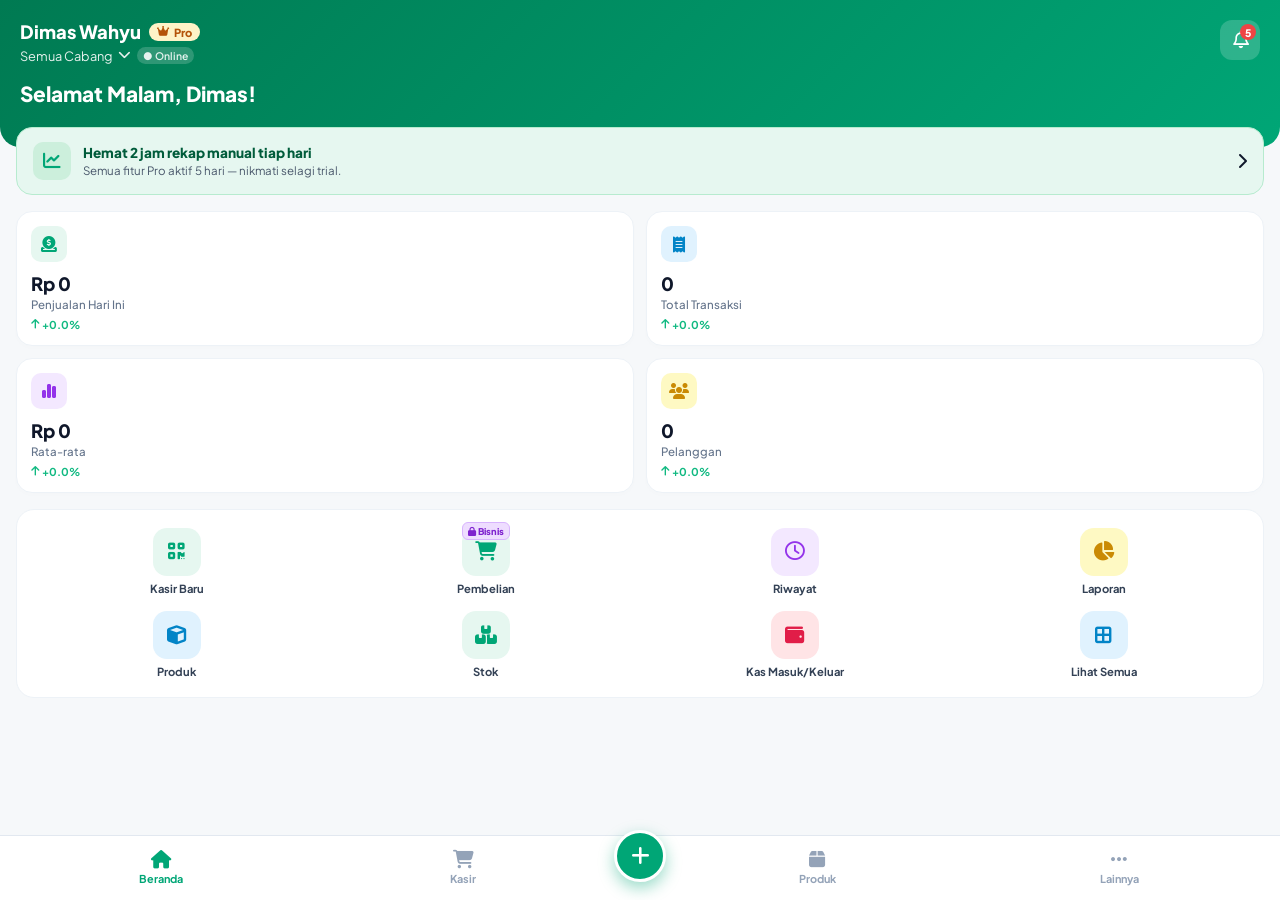
<file: index.html>
<!DOCTYPE html>
<html lang="id">
<head>
  <meta charset="UTF-8">
  <meta name="viewport" content="width=device-width, initial-scale=1.0">
  <title>POS Enterprise Dashboard & Settings</title>
  <link href="https://fonts.googleapis.com/css2?family=Plus+Jakarta+Sans:wght@400;500;600;700;800&display=swap" rel="stylesheet">
  <link rel="stylesheet" href="https://cdnjs.cloudflare.com/ajax/libs/font-awesome/6.4.0/css/all.min.css">
  <style>
    :root {
      --primary-green: #00a676;
      --header-bg: linear-gradient(135deg, #007a52 0%, #00a676 100%);
      --bg-app: #f6f8fa;
      --surface: #ffffff;
      --border: #edf2f7;
      --text-main: #0f172a;
      --text-sub: #64748b;
      --accent-orange: #f59e0b;
      --danger-red: #ef4444;
    }

    * { margin: 0; padding: 0; box-sizing: border-box; font-family: 'Plus Jakarta Sans', sans-serif; }
    body { background-color: var(--bg-app); color: var(--text-main); min-height: 100vh; padding-bottom: 90px; }

    /* VIEW MANAGEMENT */
    .app-view { display: none; }
    .app-view.active { display: block; }

    /* HEADER AREA */
    .header-bg {
      background: var(--header-bg);
      color: white;
      padding: 20px 20px 40px 20px;
      border-bottom-left-radius: 20px;
      border-bottom-right-radius: 20px;
    }
    .top-bar { display: flex; justify-content: space-between; align-items: flex-start; margin-bottom: 16px; }
    .user-profile { display: flex; flex-direction: column; gap: 4px; }
    .name-row { display: flex; align-items: center; gap: 8px; }
    .user-name { font-size: 1.15rem; font-weight: 800; }
    .badge-pro {
      background: #fef3c7; color: #b45309; font-size: 0.7rem; font-weight: 800;
      padding: 2px 8px; border-radius: 12px; display: flex; align-items: center; gap: 4px;
    }
    .sub-info { font-size: 0.8rem; opacity: 0.9; display: flex; align-items: center; gap: 6px; }
    .badge-online {
      background: rgba(255,255,255,0.2); color: white; font-size: 0.65rem;
      padding: 2px 6px; border-radius: 10px; font-weight: 600;
    }

    .notif-btn {
      width: 40px; height: 40px; background: rgba(255, 255, 255, 0.18);
      border-radius: 12px; display: flex; align-items: center; justify-content: center;
      position: relative; font-size: 1.1rem; cursor: pointer;
    }
    .notif-badge {
      position: absolute; top: 4px; right: 4px; background: #ef4444; color: white;
      font-size: 0.65rem; font-weight: 800; width: 16px; height: 16px;
      border-radius: 50%; display: flex; align-items: center; justify-content: center;
    }

    .greeting { font-size: 1.3rem; font-weight: 800; margin-top: 6px; }

    /* CONTAINER WRAPPER */
    .container { padding: 0 16px; margin-top: -20px; }

    /* BANNER */
    .trial-banner {
      background: #e6f7f0; border: 1px solid #b7ebcf; border-radius: 16px;
      padding: 14px 16px; display: flex; align-items: center; gap: 12px; margin-bottom: 16px;
    }
    .banner-icon {
      width: 38px; height: 38px; background: #ccefdc; color: var(--primary-green);
      border-radius: 10px; display: flex; align-items: center; justify-content: center; font-size: 1.1rem; flex-shrink: 0;
    }
    .banner-text { flex: 1; }
    .banner-text h4 { font-size: 0.85rem; font-weight: 800; color: #005c3b; margin-bottom: 2px; }
    .banner-text p { font-size: 0.72rem; color: #475569; }

    /* STATS GRID 2x2 */
    .stats-grid { display: grid; grid-template-columns: 1fr 1fr; gap: 12px; margin-bottom: 16px; }
    .stat-card {
      background: var(--surface); border-radius: 16px; padding: 14px;
      border: 1px solid var(--border); box-shadow: 0 2px 6px rgba(0,0,0,0.01);
    }
    .stat-icon {
      width: 36px; height: 36px; border-radius: 10px; display: flex;
      align-items: center; justify-content: center; font-size: 1rem; margin-bottom: 10px;
    }
    .bg-green { background: #e6f7f0; color: #00a676; }
    .bg-blue { background: #e0f2fe; color: #0284c7; }
    .bg-purple { background: #f3e8ff; color: #9333ea; }
    .bg-yellow { background: #fef9c3; color: #ca8a04; }
    .bg-pink { background: #ffe4e6; color: #e11d48; }

    .stat-value { font-size: 1.15rem; font-weight: 800; color: var(--text-main); margin-bottom: 2px; }
    .stat-label { font-size: 0.72rem; color: var(--text-sub); font-weight: 500; margin-bottom: 6px; }
    .stat-change { font-size: 0.68rem; font-weight: 700; color: #10b981; display: flex; align-items: center; gap: 3px; }

    /* MENU GRID 4 COLUMN */
    .menu-grid {
      display: grid; grid-template-columns: repeat(4, 1fr); gap: 16px 10px;
      background: var(--surface); padding: 18px 10px; border-radius: 18px;
      border: 1px solid var(--border);
    }
    .menu-item { display: flex; flex-direction: column; align-items: center; text-align: center; gap: 6px; cursor: pointer; position: relative; }
    .menu-icon {
      width: 48px; height: 48px; border-radius: 14px; display: flex;
      align-items: center; justify-content: center; font-size: 1.2rem;
    }
    .menu-label { font-size: 0.7rem; font-weight: 700; color: #334155; line-height: 1.2; }
    .badge-lock {
      position: absolute; top: -6px; background: #eeddff; color: #7e22ce;
      font-size: 0.58rem; font-weight: 800; padding: 2px 5px; border-radius: 6px; border: 1px solid #d8b4fe;
    }

    /* PENGATURAN / LAINNYA STYLES */
    .settings-header {
      background: var(--header-bg); color: white; padding: 24px 20px 20px 20px;
    }
    .settings-title { font-size: 1.3rem; font-weight: 800; margin-bottom: 4px; }
    .settings-sub { font-size: 0.8rem; opacity: 0.9; cursor: pointer; }

    .settings-body { padding: 16px; }

    /* PRO PROMO CARD */
    .card-pro-alert {
      background: #ffffff; border: 1px solid #fef3c7; border-radius: 16px; padding: 14px; margin-bottom: 16px;
      box-shadow: 0 2px 8px rgba(245, 158, 11, 0.05);
    }
    .pro-alert-top { display: flex; align-items: center; gap: 10px; margin-bottom: 12px; }
    .pro-alert-icon { width: 36px; height: 36px; background: #fef3c7; color: #d97706; border-radius: 10px; display: flex; align-items: center; justify-content: center; font-size: 1rem; }
    .pro-alert-title { font-size: 0.8rem; font-weight: 700; color: #475569; }
    .pro-alert-title span { background: #fef3c7; color: #b45309; padding: 1px 6px; border-radius: 6px; font-size: 0.65rem; font-weight: 800; }
    .pro-alert-sub { font-size: 0.72rem; color: #64748b; margin-top: 2px; }
    .btn-renew {
      width: 100%; background: #f59e0b; color: white; border: none; padding: 10px; border-radius: 10px;
      font-weight: 700; font-size: 0.8rem; cursor: pointer; display: flex; align-items: center; justify-content: center; gap: 6px;
    }

    /* SEARCH SETTINGS */
    .settings-search {
      background: #f1f5f9; border-radius: 12px; padding: 10px 14px; display: flex; align-items: center; gap: 10px; margin-bottom: 20px;
    }
    .settings-search input { border: none; background: transparent; outline: none; width: 100%; font-size: 0.82rem; }

    /* SECTION GROUP */
    .section-group { margin-bottom: 20px; }
    .section-title { font-size: 0.68rem; font-weight: 800; color: #94a3b8; letter-spacing: 0.5px; text-transform: uppercase; margin-bottom: 8px; padding-left: 4px; }
    
    .list-box { background: white; border-radius: 16px; border: 1px solid var(--border); overflow: hidden; }
    .list-item {
      display: flex; align-items: center; justify-content: space-between; padding: 12px 14px;
      border-bottom: 1px solid #f8fafc; cursor: pointer; transition: background 0.2s;
    }
    .list-item:hover { background: #f1f5f9; }
    .list-item:last-child { border-bottom: none; }
    .list-left { display: flex; align-items: center; gap: 12px; }
    .list-icon { width: 36px; height: 36px; border-radius: 10px; display: flex; align-items: center; justify-content: center; font-size: 1rem; flex-shrink: 0; }
    .list-text-main { font-size: 0.82rem; font-weight: 700; color: var(--text-main); }
    .list-text-sub { font-size: 0.7rem; color: var(--text-sub); margin-top: 1px; }
    .list-right { display: flex; align-items: center; gap: 8px; color: #cbd5e1; font-size: 0.8rem; }

    /* TOGGLE SWITCH */
    .switch { position: relative; display: inline-block; width: 44px; height: 24px; }
    .switch input { opacity: 0; width: 0; height: 0; }
    .slider {
      position: absolute; cursor: pointer; top: 0; left: 0; right: 0; bottom: 0;
      background-color: #cbd5e1; transition: .3s; border-radius: 24px;
    }
    .slider:before {
      position: absolute; content: ""; height: 18px; width: 18px; left: 3px; bottom: 3px;
      background-color: white; transition: .3s; border-radius: 50%;
    }
    input:checked + .slider { background-color: var(--primary-green); }
    input:checked + .slider:before { transform: translateX(20px); }

    /* FOOTER LAINNYA */
    .app-info { text-align: center; margin: 20px 0 10px 0; }
    .app-version { font-size: 0.72rem; color: #94a3b8; font-weight: 600; }
    .app-link { font-size: 0.72rem; color: var(--primary-green); font-weight: 700; text-decoration: none; display: inline-block; margin-top: 2px; }
    .btn-logout {
      width: 100%; border: 1px solid #fca5a5; background: #fff5f5; color: #ef4444; padding: 12px;
      border-radius: 12px; font-weight: 700; font-size: 0.85rem; cursor: pointer; display: flex; align-items: center; justify-content: center; gap: 8px; margin-bottom: 12px;
    }
    .sync-banner {
      background: #e0f2fe; color: #0284c7; padding: 8px 12px; border-radius: 10px; font-size: 0.72rem; font-weight: 600; display: flex; align-items: center; gap: 8px;
    }

    /* POS KASIR VIEW */
    .pos-layout { padding: 16px; }
    .search-bar { background: var(--surface); border: 1px solid var(--border); border-radius: 12px; padding: 12px; display: flex; gap: 10px; margin-bottom: 12px; }
    .search-bar input { border: none; outline: none; width: 100%; }
    .cat-wrapper { display: flex; gap: 8px; overflow-x: auto; padding-bottom: 8px; margin-bottom: 12px; }
    .cat-btn { padding: 8px 16px; border-radius: 20px; border: 1px solid var(--border); background: white; white-space: nowrap; font-size: 0.8rem; font-weight: 700; cursor: pointer; }
    .cat-btn.active { background: var(--primary-green); color: white; border-color: var(--primary-green); }
    .grid-products { display: grid; grid-template-columns: 1fr 1fr; gap: 12px; margin-bottom: 20px; }
    .card-product { background: white; border-radius: 14px; border: 1px solid var(--border); padding: 12px; cursor: pointer; }
    .cart-box { background: white; border-radius: 16px; border: 1px solid var(--border); padding: 16px; }
    .btn-action { width: 100%; padding: 12px; background: var(--primary-green); color: white; border: none; border-radius: 10px; font-weight: 800; cursor: pointer; margin-top: 10px; }

    /* BOTTOM NAV BAR */
    .bottom-nav {
      position: fixed; bottom: 0; left: 0; right: 0; background: var(--surface);
      border-top: 1px solid #e2e8f0; display: flex; justify-content: space-around;
      align-items: center; height: 65px; padding: 0 10px; z-index: 100;
    }
    .nav-item {
      display: flex; flex-direction: column; align-items: center; gap: 3px;
      color: #94a3b8; text-decoration: none; font-size: 0.68rem; font-weight: 700; flex: 1; cursor: pointer;
    }
    .nav-item i { font-size: 1.15rem; }
    .nav-item.active { color: var(--primary-green); }

    .nav-fab {
      width: 52px; height: 52px; background: var(--primary-green); color: white;
      border-radius: 50%; display: flex; align-items: center; justify-content: center;
      font-size: 1.3rem; margin-top: -25px; box-shadow: 0 6px 16px rgba(0, 166, 118, 0.4);
      border: 3px solid white; cursor: pointer;
    }

    @media print {
      body * { visibility: hidden; }
      .cart-box, .cart-box * { visibility: visible; }
      .cart-box { position: absolute; left: 0; top: 0; width: 100%; }
    }
  </style>
</head>
<body>

  <!-- VIEW 1: BERANDA -->
  <div id="view-beranda" class="app-view active">
    <div class="header-bg">
      <div class="top-bar">
        <div class="user-profile">
          <div class="name-row">
            <span class="user-name">Dimas Wahyu</span>
            <span class="badge-pro"><i class="fa-solid fa-crown"></i> Pro</span>
          </div>
          <div class="sub-info">
            Semua Cabang <i class="fa-solid fa-chevron-down"></i>
            <span class="badge-online">● Online</span>
          </div>
        </div>
        <div class="notif-btn" onclick="alert('Tidak ada notifikasi baru')">
          <i class="fa-regular fa-bell"></i>
          <span class="notif-badge">5</span>
        </div>
      </div>
      <div class="greeting">Selamat Malam, Dimas!</div>
    </div>

    <div class="container">
      <div class="trial-banner">
        <div class="banner-icon"><i class="fa-solid fa-chart-line"></i></div>
        <div class="banner-text">
          <h4>Hemat 2 jam rekap manual tiap hari</h4>
          <p>Semua fitur Pro aktif 5 hari — nikmati selagi trial.</p>
        </div>
        <i class="fa-solid fa-chevron-right"></i>
      </div>

      <div class="stats-grid">
        <div class="stat-card">
          <div class="stat-icon bg-green"><i class="fa-solid fa-circle-dollar-to-slot"></i></div>
          <div class="stat-value" id="dash-omset">Rp 0</div>
          <div class="stat-label">Penjualan Hari Ini</div>
          <div class="stat-change"><i class="fa-solid fa-arrow-up"></i> +0.0%</div>
        </div>
        <div class="stat-card">
          <div class="stat-icon bg-blue"><i class="fa-solid fa-receipt"></i></div>
          <div class="stat-value" id="dash-trx">0</div>
          <div class="stat-label">Total Transaksi</div>
          <div class="stat-change"><i class="fa-solid fa-arrow-up"></i> +0.0%</div>
        </div>
        <div class="stat-card">
          <div class="stat-icon bg-purple"><i class="fa-solid fa-chart-simple"></i></div>
          <div class="stat-value">Rp 0</div>
          <div class="stat-label">Rata-rata</div>
          <div class="stat-change"><i class="fa-solid fa-arrow-up"></i> +0.0%</div>
        </div>
        <div class="stat-card">
          <div class="stat-icon bg-yellow"><i class="fa-solid fa-users"></i></div>
          <div class="stat-value">0</div>
          <div class="stat-label">Pelanggan</div>
          <div class="stat-change"><i class="fa-solid fa-arrow-up"></i> +0.0%</div>
        </div>
      </div>

      <div class="menu-grid">
        <div class="menu-item" onclick="switchView('kasir')">
          <div class="menu-icon bg-green"><i class="fa-solid fa-qrcode"></i></div>
          <span class="menu-label">Kasir Baru</span>
        </div>
        <div class="menu-item" onclick="openSettingModal('Pembelian Stok')">
          <span class="badge-lock"><i class="fa-solid fa-lock"></i> Bisnis</span>
          <div class="menu-icon bg-green"><i class="fa-solid fa-cart-shopping"></i></div>
          <span class="menu-label">Pembelian</span>
        </div>
        <div class="menu-item" onclick="openSettingModal('Riwayat Transaksi')">
          <div class="menu-icon bg-purple"><i class="fa-regular fa-clock"></i></div>
          <span class="menu-label">Riwayat</span>
        </div>
        <div class="menu-item" onclick="openSettingModal('Laporan Keuangan')">
          <div class="menu-icon bg-yellow"><i class="fa-solid fa-chart-pie"></i></div>
          <span class="menu-label">Laporan</span>
        </div>
        <div class="menu-item" onclick="switchView('produk')">
          <div class="menu-icon bg-blue"><i class="fa-solid fa-cube"></i></div>
          <span class="menu-label">Produk</span>
        </div>
        <div class="menu-item" onclick="switchView('produk')">
          <div class="menu-icon bg-green"><i class="fa-solid fa-boxes-stacked"></i></div>
          <span class="menu-label">Stok</span>
        </div>
        <div class="menu-item" onclick="openSettingModal('Kas Masuk / Keluar')">
          <div class="menu-icon bg-pink"><i class="fa-solid fa-wallet"></i></div>
          <span class="menu-label">Kas Masuk/Keluar</span>
        </div>
        <div class="menu-item" onclick="switchView('lainnya')">
          <div class="menu-icon bg-blue"><i class="fa-solid fa-border-all"></i></div>
          <span class="menu-label">Lihat Semua</span>
        </div>
      </div>
    </div>
  </div>

  <!-- VIEW 2: KASIR -->
  <div id="view-kasir" class="app-view pos-layout">
    <div style="font-weight:800; font-size:1.2rem; margin-bottom:12px;">POS Kasir</div>
    <div class="search-bar">
      <i class="fa-solid fa-magnifying-glass" style="color: #94a3b8;"></i>
      <input type="text" placeholder="Cari nama produk...">
    </div>

    <div class="cat-wrapper">
      <button class="cat-btn active">Semua Menu</button>
      <button class="cat-btn">Makanan</button>
      <button class="cat-btn">Minuman</button>
      <button class="cat-btn">Cemilan</button>
    </div>

    <div class="grid-products">
      <div class="card-product" onclick="addToCart('Kopi Susu Aren Pro', 18000)">
        <div style="font-weight:700; font-size:0.85rem;">Kopi Susu Aren Pro</div>
        <div style="color:var(--text-sub); font-size:0.72rem;">Minuman</div>
        <div style="color:var(--primary-green); font-weight:800; margin-top:6px; font-size:0.85rem;">Rp 18.000</div>
      </div>
      <div class="card-product" onclick="addToCart('Nasi Goreng Spesial', 25000)">
        <div style="font-weight:700; font-size:0.85rem;">Nasi Goreng Spesial</div>
        <div style="color:var(--text-sub); font-size:0.72rem;">Makanan</div>
        <div style="color:var(--primary-green); font-weight:800; margin-top:6px; font-size:0.85rem;">Rp 25.000</div>
      </div>
    </div>

    <div class="cart-box">
      <div style="font-weight:800; margin-bottom:10px; display:flex; justify-content:space-between;">
        <span>Keranjang</span>
        <span onclick="clearCart()" style="color:#ef4444; font-size:0.8rem; cursor:pointer;">Reset</span>
      </div>
      <div id="cart-items" style="font-size:0.82rem; color:var(--text-sub); margin-bottom:10px;">Keranjang kosong</div>
      <hr style="border:none; border-top:1px dashed var(--border); margin:10px 0;">
      <div style="display:flex; justify-content:space-between; font-weight:800; font-size:0.95rem;">
        <span>Total Bayar</span>
        <span id="cart-total">Rp 0</span>
      </div>
      <button class="btn-action" onclick="checkout()">Proses Transaksi & Cetak</button>
    </div>
  </div>

  <!-- VIEW 3: PRODUK -->
  <div id="view-produk" class="app-view" style="padding:20px;">
    <div style="font-weight:800; font-size:1.2rem; margin-bottom:15px;">Daftar Produk & Stok</div>
    <div style="background:white; border-radius:14px; padding:15px; border:1px solid var(--border);">
      <div style="display:flex; justify-content:space-between; margin-bottom:12px; font-weight:700; font-size:0.85rem;">
        <span>Kopi Susu Aren Pro</span>
        <span style="color:var(--primary-green);">Stok: 50</span>
      </div>
      <div style="display:flex; justify-content:space-between; font-weight:700; font-size:0.85rem;">
        <span>Nasi Goreng Spesial</span>
        <span style="color:var(--primary-green);">Stok: 30</span>
      </div>
    </div>
  </div>

  <!-- VIEW 4: LAINNYA / PENGATURAN EKSAL -->
  <div id="view-lainnya" class="app-view">
    <div class="settings-header">
      <div class="settings-title">Pengaturan</div>
      <div class="settings-sub" onclick="openSettingModal('Pilih Cabang Toko')">Semua Cabang <i class="fa-solid fa-chevron-down"></i></div>
    </div>

    <div class="settings-body">

      <!-- PRO CARD ALERT -->
      <div class="card-pro-alert">
        <div class="pro-alert-top">
          <div class="pro-alert-icon"><i class="fa-solid fa-crown"></i></div>
          <div>
            <div class="pro-alert-title">Paket Pro <span>Segera berakhir</span></div>
            <div class="pro-alert-sub">Berakhir dalam 4 hari • 21 Agu 2026</div>
          </div>
        </div>
        <button class="btn-renew" onclick="openSettingModal('Perpanjang Langganan Pro')">
          <i class="fa-solid fa-rotate"></i> Perpanjang Langganan
        </button>
      </div>

      <!-- SEARCH BAR -->
      <div class="settings-search">
        <i class="fa-solid fa-magnifying-glass" style="color: #94a3b8;"></i>
        <input type="text" id="setting-search-input" placeholder="Cari menu pengaturan..." onkeyup="filterSettings()">
      </div>

      <!-- SEKSI: TOKO -->
      <div class="section-group">
        <div class="section-title">TOKO</div>
        <div class="list-box" id="section-toko">
          <div class="list-item" onclick="openSettingModal('Profil Toko')">
            <div class="list-left">
              <div class="list-icon bg-blue"><i class="fa-solid fa-store"></i></div>
              <div>
                <div class="list-text-main">Profil Toko</div>
                <div class="list-text-sub">Nama, alamat, logo</div>
              </div>
            </div>
            <div class="list-right"><i class="fa-solid fa-chevron-right"></i></div>
          </div>
          <div class="list-item" onclick="openSettingModal('Langganan')">
            <div class="list-left">
              <div class="list-icon bg-yellow"><i class="fa-solid fa-crown"></i></div>
              <div>
                <div class="list-text-main">Langganan</div>
                <div class="list-text-sub">Paket saat ini: Pro</div>
              </div>
            </div>
            <div class="list-right"><i class="fa-solid fa-chevron-right"></i></div>
          </div>
          <div class="list-item" onclick="openSettingModal('Ajak Teman')">
            <div class="list-left">
              <div class="list-icon bg-pink"><i class="fa-solid fa-gift"></i></div>
              <div>
                <div class="list-text-main">Ajak Teman</div>
                <div class="list-text-sub">Ajak teman & dapatkan komisi</div>
              </div>
            </div>
            <div class="list-right"><i class="fa-solid fa-chevron-right"></i></div>
          </div>
          <div class="list-item" onclick="openSettingModal('Kelola Cabang')">
            <div class="list-left">
              <div class="list-icon bg-blue"><i class="fa-solid fa-city"></i></div>
              <div>
                <div class="list-text-main">Cabang</div>
                <div class="list-text-sub">Kelola cabang toko</div>
              </div>
            </div>
            <div class="list-right"><i class="fa-solid fa-chevron-right"></i></div>
          </div>
          <div class="list-item" onclick="openSettingModal('Cabang Aktif')">
            <div class="list-left">
              <div class="list-icon bg-green"><i class="fa-solid fa-location-dot"></i></div>
              <div>
                <div class="list-text-main">Cabang Aktif</div>
                <div class="list-text-sub">Semua Cabang</div>
              </div>
            </div>
            <div class="list-right"><i class="fa-solid fa-chevron-right"></i></div>
          </div>
        </div>
      </div>

      <!-- SEKSI: TIM & AKSES -->
      <div class="section-group">
        <div class="section-title">TIM & AKSES</div>
        <div class="list-box">
          <div class="list-item" onclick="openSettingModal('Karyawan')">
            <div class="list-left">
              <div class="list-icon bg-yellow"><i class="fa-solid fa-users-gear"></i></div>
              <div>
                <div class="list-text-main">Karyawan</div>
                <div class="list-text-sub">Kelola data karyawan</div>
              </div>
            </div>
            <div class="list-right"><i class="fa-solid fa-chevron-right"></i></div>
          </div>
          <div class="list-item" onclick="openSettingModal('Absensi Karyawan')">
            <div class="list-left">
              <div class="list-icon bg-blue"><i class="fa-solid fa-user-check"></i></div>
              <div>
                <div class="list-text-main">Absensi</div>
                <div class="list-text-sub">Clock-in/out & kelola absensi</div>
              </div>
            </div>
            <div class="list-right"><i class="fa-solid fa-chevron-right"></i></div>
          </div>
          <div class="list-item" onclick="openSettingModal('Kelola Shift Kasir')">
            <div class="list-left">
              <div class="list-icon bg-purple"><i class="fa-solid fa-stopwatch"></i></div>
              <div>
                <div class="list-text-main">Kelola Shift</div>
                <div class="list-text-sub">Buka & tutup shift kasir</div>
              </div>
            </div>
            <div class="list-right"><i class="fa-solid fa-chevron-right"></i></div>
          </div>
          <div class="list-item" onclick="openSettingModal('Hak Akses Role')">
            <div class="list-left">
              <div class="list-icon bg-pink"><i class="fa-solid fa-shield-halved"></i></div>
              <div>
                <div class="list-text-main">Hak Akses</div>
                <div class="list-text-sub">Atur izin akses per role</div>
              </div>
            </div>
            <div class="list-right"><i class="fa-solid fa-chevron-right"></i></div>
          </div>
          <div class="list-item" onclick="openSettingModal('Log Aktivitas Pengguna')">
            <div class="list-left">
              <div class="list-icon bg-green"><i class="fa-solid fa-clipboard-list"></i></div>
              <div>
                <div class="list-text-main">Log Aktivitas</div>
                <div class="list-text-sub">Riwayat aktivitas pengguna</div>
              </div>
            </div>
            <div class="list-right"><i class="fa-solid fa-chevron-right"></i></div>
          </div>
        </div>
      </div>

      <!-- SEKSI: PENJUALAN & PEMBAYARAN -->
      <div class="section-group">
        <div class="section-title">PENJUALAN & PEMBAYARAN</div>
        <div class="list-box">
          <div class="list-item" onclick="openSettingModal('Tipe Order')">
            <div class="list-left">
              <div class="list-icon bg-blue"><i class="fa-solid fa-receipt"></i></div>
              <div>
                <div class="list-text-main">Tipe Order</div>
                <div class="list-text-sub">Dine-in, Takeaway, Delivery, dll</div>
              </div>
            </div>
            <div class="list-right"><i class="fa-solid fa-chevron-right"></i></div>
          </div>
          <div class="list-item" onclick="openSettingModal('Metode Pembayaran')">
            <div class="list-left">
              <div class="list-icon bg-blue"><i class="fa-solid fa-wallet"></i></div>
              <div>
                <div class="list-text-main">Metode Pembayaran</div>
                <div class="list-text-sub">Tunai, QRIS, Debit, Transfer</div>
              </div>
            </div>
            <div class="list-right"><i class="fa-solid fa-chevron-right"></i></div>
          </div>
          <div class="list-item" onclick="openSettingModal('Payment Gateway')">
            <div class="list-left">
              <div class="list-icon bg-blue"><i class="fa-solid fa-qrcode"></i></div>
              <div>
                <div class="list-text-main">Payment Gateway</div>
                <div class="list-text-sub">QRIS, VA, E-Wallet</div>
              </div>
            </div>
            <div class="list-right"><i class="fa-solid fa-chevron-right"></i></div>
          </div>
          <div class="list-item" onclick="openSettingModal('BisaTopup (PPOB)')">
            <div class="list-left">
              <div class="list-icon bg-yellow"><i class="fa-solid fa-bolt"></i></div>
              <div>
                <div class="list-text-main">BisaTopup (PPOB)</div>
                <div class="list-text-sub">Catat transaksi pulsa & tagihan otomatis</div>
              </div>
            </div>
            <div class="list-right"><i class="fa-solid fa-chevron-right"></i></div>
          </div>
          <div class="list-item" onclick="openSettingModal('Promo & Diskon')">
            <div class="list-left">
              <div class="list-icon bg-purple"><i class="fa-solid fa-tags"></i></div>
              <div>
                <div class="list-text-main">Promo & Diskon</div>
                <div class="list-text-sub">Kelola promo & diskon</div>
              </div>
            </div>
            <div class="list-right"><i class="fa-solid fa-chevron-right"></i></div>
          </div>
          <div class="list-item" onclick="openSettingModal('Kelola Printer')">
            <div class="list-left">
              <div class="list-icon bg-blue"><i class="fa-solid fa-print"></i></div>
              <div>
                <div class="list-text-main">Kelola Printer</div>
                <div class="list-text-sub">Tambah & atur printer Bluetooth</div>
              </div>
            </div>
            <div class="list-right"><i class="fa-solid fa-chevron-right"></i></div>
          </div>
        </div>
      </div>

      <!-- SEKSI: CHECKOUT TOGGLES -->
      <div class="section-group">
        <div class="section-title">CHECKOUT</div>
        <div class="list-box">
          <div class="list-item">
            <div class="list-left">
              <div class="list-icon bg-blue"><i class="fa-solid fa-bolt"></i></div>
              <div>
                <div class="list-text-main">Simple Checkout</div>
                <div class="list-text-sub">Nonaktif</div>
              </div>
            </div>
            <label class="switch"><input type="checkbox" onchange="toggleSetting('Simple Checkout', this.checked)"><span class="slider"></span></label>
          </div>
          <div class="list-item">
            <div class="list-left">
              <div class="list-icon bg-yellow"><i class="fa-solid fa-cash-register"></i></div>
              <div>
                <div class="list-text-main">Buka Laci Otomatis</div>
                <div class="list-text-sub">Nonaktif</div>
              </div>
            </div>
            <label class="switch"><input type="checkbox" onchange="toggleSetting('Buka Laci Otomatis', this.checked)"><span class="slider"></span></label>
          </div>
          <div class="list-item">
            <div class="list-left">
              <div class="list-icon bg-blue"><i class="fa-solid fa-calculator"></i></div>
              <div>
                <div class="list-text-main">Izinkan Jumlah Pecahan</div>
                <div class="list-text-sub">Aktif — untuk satuan m³, kg, ½ pickup</div>
              </div>
            </div>
            <label class="switch"><input type="checkbox" checked onchange="toggleSetting('Izinkan Jumlah Pecahan', this.checked)"><span class="slider"></span></label>
          </div>
          <div class="list-item">
            <div class="list-left">
              <div class="list-icon bg-green"><i class="fa-solid fa-volume-high"></i></div>
              <div>
                <div class="list-text-main">Suara Checkout Berhasil</div>
                <div class="list-text-sub">Bunyi koin saat transaksi berhasil</div>
              </div>
            </div>
            <label class="switch"><input type="checkbox" checked onchange="toggleSetting('Suara Checkout Berhasil', this.checked)"><span class="slider"></span></label>
          </div>
        </div>
      </div>

      <!-- SEKSI: PRODUK & STOK -->
      <div class="section-group">
        <div class="section-title">PRODUK & STOK</div>
        <div class="list-box">
          <div class="list-item" onclick="openSettingModal('Produk Bundle')">
            <div class="list-left">
              <div class="list-icon bg-blue"><i class="fa-solid fa-boxes-packing"></i></div>
              <div>
                <div class="list-text-main">Produk Bundle</div>
                <div class="list-text-sub">Kelola paket produk</div>
              </div>
            </div>
            <div class="list-right"><i class="fa-solid fa-chevron-right"></i></div>
          </div>
          <div class="list-item" onclick="openSettingModal('Resep Produk & HPP')">
            <div class="list-left">
              <div class="list-icon bg-yellow"><i class="fa-solid fa-book-open"></i></div>
              <div>
                <div class="list-text-main">Resep Produk</div>
                <div class="list-text-sub">Kelola resep & HPP</div>
              </div>
            </div>
            <div class="list-right"><i class="fa-solid fa-chevron-right"></i></div>
          </div>
          <div class="list-item" onclick="openSettingModal('Stok Produk Real-time')">
            <div class="list-left">
              <div class="list-icon bg-green"><i class="fa-solid fa-cubes"></i></div>
              <div>
                <div class="list-text-main">Stok Produk</div>
                <div class="list-text-sub">Pantau stok real-time</div>
              </div>
            </div>
            <div class="list-right"><i class="fa-solid fa-chevron-right"></i></div>
          </div>
          <div class="list-item" onclick="openSettingModal('Transfer Stok Antar Cabang')">
            <div class="list-left">
              <div class="list-icon bg-blue"><i class="fa-solid fa-truck-ramp-box"></i></div>
              <div>
                <div class="list-text-main">Transfer Stok</div>
                <div class="list-text-sub">Kirim stok antar cabang</div>
              </div>
            </div>
            <div class="list-right"><span class="badge-lock" style="position:static;"><i class="fa-solid fa-lock"></i> Bisnis</span> <i class="fa-solid fa-chevron-right"></i></div>
          </div>
        </div>
      </div>

      <!-- SEKSI: BANTUAN -->
      <div class="section-group">
        <div class="section-title">BANTUAN</div>
        <div class="list-box">
          <div class="list-item" onclick="openSettingModal('Tanya Bantuan (AI)')">
            <div class="list-left">
              <div class="list-icon bg-green"><i class="fa-solid fa-comments"></i></div>
              <div>
                <div class="list-text-main">Tanya Bantuan (AI)</div>
                <div class="list-text-sub">Tanya cara pakai, dijawab dari panduan resmi</div>
              </div>
            </div>
            <div class="list-right"><i class="fa-solid fa-chevron-right"></i></div>
          </div>
          <div class="list-item" onclick="openSettingModal('Panduan Penggunaan')">
            <div class="list-left">
              <div class="list-icon bg-purple"><i class="fa-solid fa-book"></i></div>
              <div>
                <div class="list-text-main">Panduan Penggunaan</div>
                <div class="list-text-sub">Buka panduan lengkap di docs.bisakasir.id</div>
              </div>
            </div>
            <div class="list-right"><i class="fa-solid fa-chevron-right"></i></div>
          </div>
          <div class="list-item" onclick="openSettingModal('Bantuan Prioritas WhatsApp')">
            <div class="list-left">
              <div class="list-icon bg-green"><i class="fa-brands fa-whatsapp"></i></div>
              <div>
                <div class="list-text-main">Bantuan Prioritas</div>
                <div class="list-text-sub">Respons &lt;24 jam hari kerja via WhatsApp</div>
              </div>
            </div>
            <div class="list-right"><i class="fa-solid fa-chevron-right"></i></div>
          </div>
        </div>
      </div>

      <!-- FOOTER AREA -->
      <div class="app-info">
        <div class="app-version">Bisakasir v1.121.0</div>
        <a href="#" class="app-link" onclick="openSettingModal('Tentang Aplikasi Bisakasir')">Tentang Aplikasi</a>
      </div>

      <button class="btn-logout" onclick="alert('Anda telah keluar dari aplikasi.')">
        <i class="fa-solid fa-right-from-bracket"></i> Keluar
      </button>

      <div class="sync-banner">
        <i class="fa-solid fa-spinner fa-spin"></i> Sinkronisasi data sukses.
      </div>

    </div>
  </div>

  <!-- BOTTOM NAVIGATION BAR -->
  <nav class="bottom-nav">
    <div class="nav-item active" id="nav-beranda" onclick="switchView('beranda')">
      <i class="fa-solid fa-house"></i>
      <span>Beranda</span>
    </div>
    <div class="nav-item" id="nav-kasir" onclick="switchView('kasir')">
      <i class="fa-solid fa-cart-shopping"></i>
      <span>Kasir</span>
    </div>
    <div class="nav-fab" onclick="switchView('kasir')">
      <i class="fa-solid fa-plus"></i>
    </div>
    <div class="nav-item" id="nav-produk" onclick="switchView('produk')">
      <i class="fa-solid fa-box"></i>
      <span>Produk</span>
    </div>
    <div class="nav-item" id="nav-lainnya" onclick="switchView('lainnya')">
      <i class="fa-solid fa-ellipsis"></i>
      <span>Lainnya</span>
    </div>
  </nav>

  <!-- JAVASCRIPT LOGIC -->
  <script>
    let cart = [];
    let totalOmset = 0;
    let totalTrx = 0;

    function switchView(viewName) {
      document.querySelectorAll('.app-view').forEach(el => el.classList.remove('active'));
      document.querySelectorAll('.nav-item').forEach(el => el.classList.remove('active'));

      const targetView = document.getElementById('view-' + viewName);
      if (targetView) targetView.classList.add('active');

      const targetNav = document.getElementById('nav-' + viewName);
      if (targetNav) targetNav.classList.add('active');
      window.scrollTo(0,0);
    }

    function openSettingModal(menuName) {
      alert('Membuka halaman pengaturan / manajemen: ' + menuName);
    }

    function toggleSetting(settingName, status) {
      const statusText = status ? 'Aktif' : 'Nonaktif';
      console.log('Pengaturan ' + settingName + ' diubah menjadi: ' + statusText);
    }

    function filterSettings() {
      let input = document.getElementById('setting-search-input').value.toLowerCase();
      let items = document.querySelectorAll('.list-item');
      items.forEach(item => {
        let text = item.innerText.toLowerCase();
        if (text.includes(input)) {
          item.style.display = 'flex';
        } else {
          item.style.display = 'none';
        }
      });
    }

    function addToCart(name, price) {
      cart.push({ name, price });
      renderCart();
    }

    function clearCart() {
      cart = [];
      renderCart();
    }

    function renderCart() {
      const cartList = document.getElementById('cart-items');
      const cartTotal = document.getElementById('cart-total');
      if (cart.length === 0) {
        cartList.innerHTML = 'Keranjang kosong';
        cartTotal.innerText = 'Rp 0';
        return;
      }
      let html = '';
      let total = 0;
      cart.forEach((item) => {
        total += item.price;
        html += `<div style="display:flex; justify-content:space-between; margin-bottom:6px; color:var(--text-main); font-weight:600;">
          <span>${item.name}</span>
          <span>Rp ${item.price.toLocaleString('id-ID')}</span>
        </div>`;
      });
      cartList.innerHTML = html;
      cartTotal.innerText = 'Rp ' + total.toLocaleString('id-ID');
    }

    function checkout() {
      if (cart.length === 0) {
        alert('Keranjang masih kosong!');
        return;
      }
      let total = cart.reduce((sum, item) => sum + item.price, 0);
      totalOmset += total;
      totalTrx += 1;

      document.getElementById('dash-omset').innerText = 'Rp ' + totalOmset.toLocaleString('id-ID');
      document.getElementById('dash-trx').innerText = totalTrx;

      window.print();
      clearCart();
    }
  </script>
</body>
</html>
</file>
